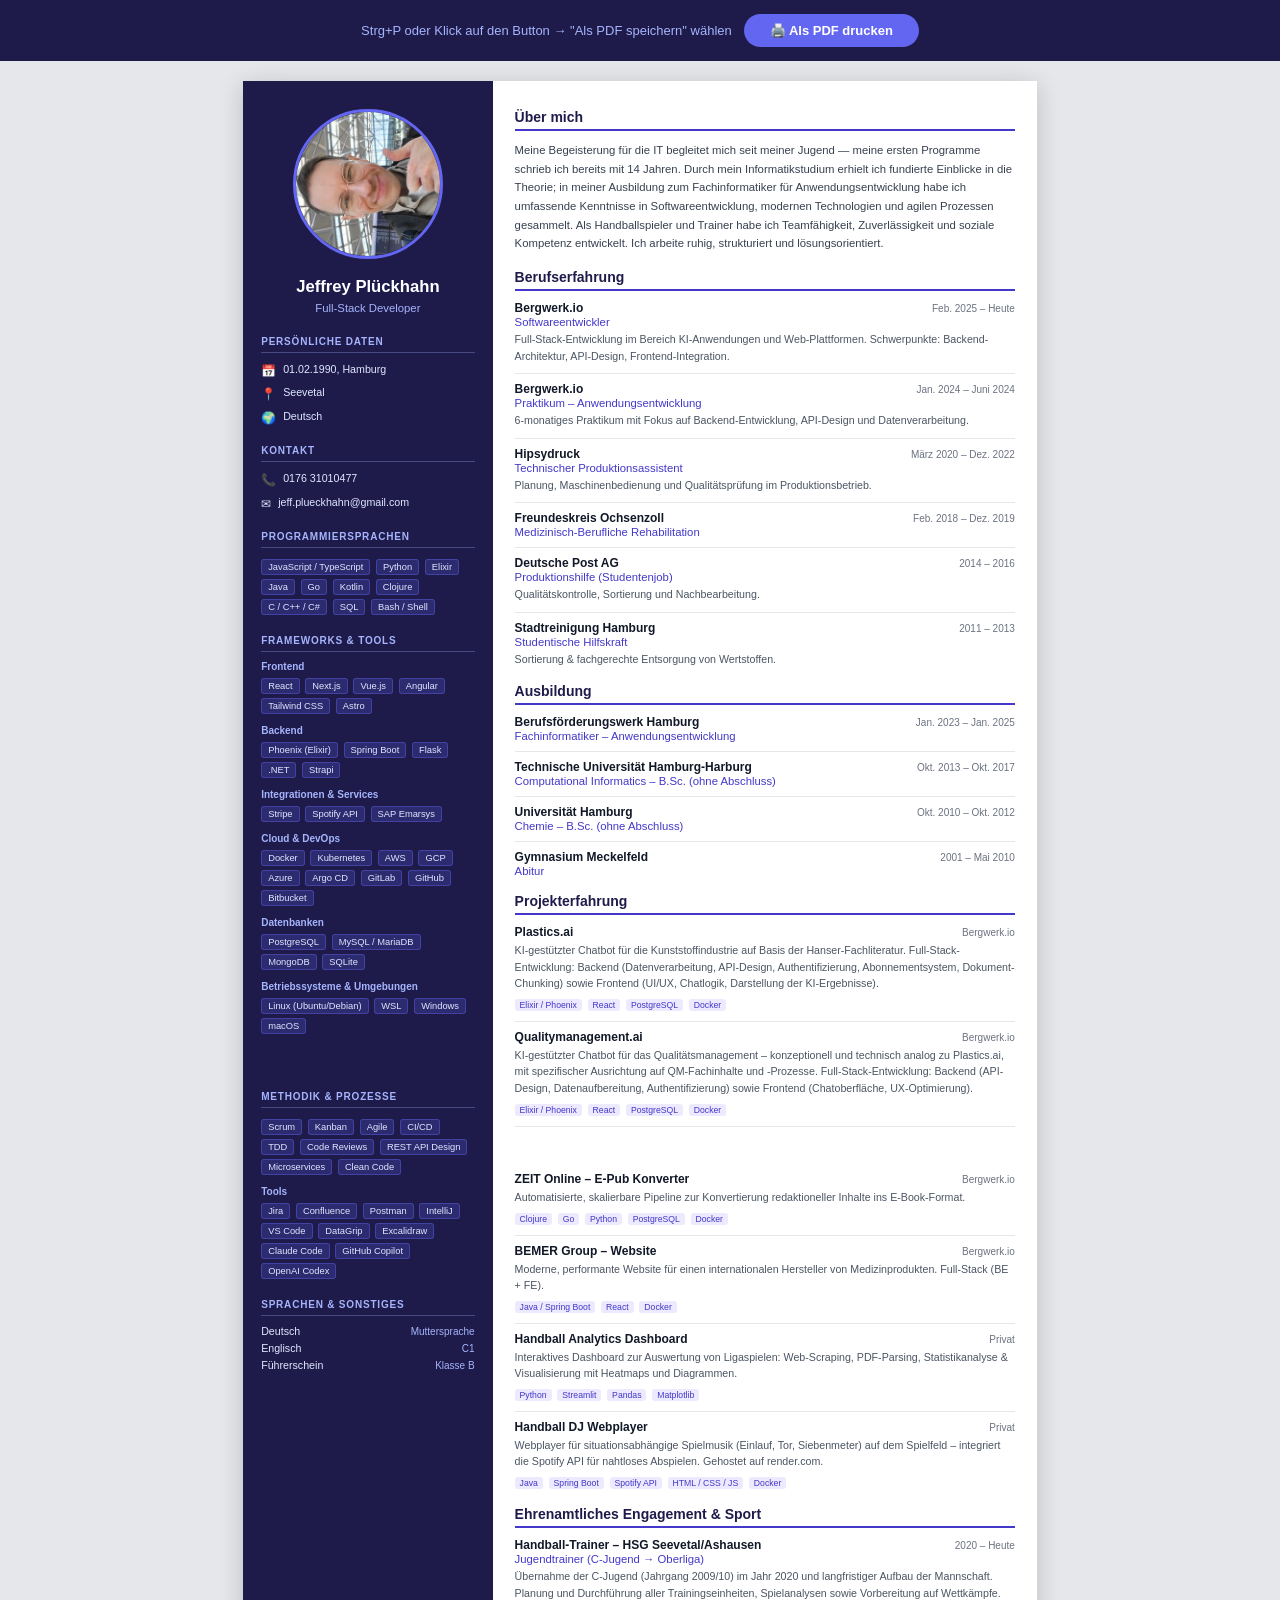
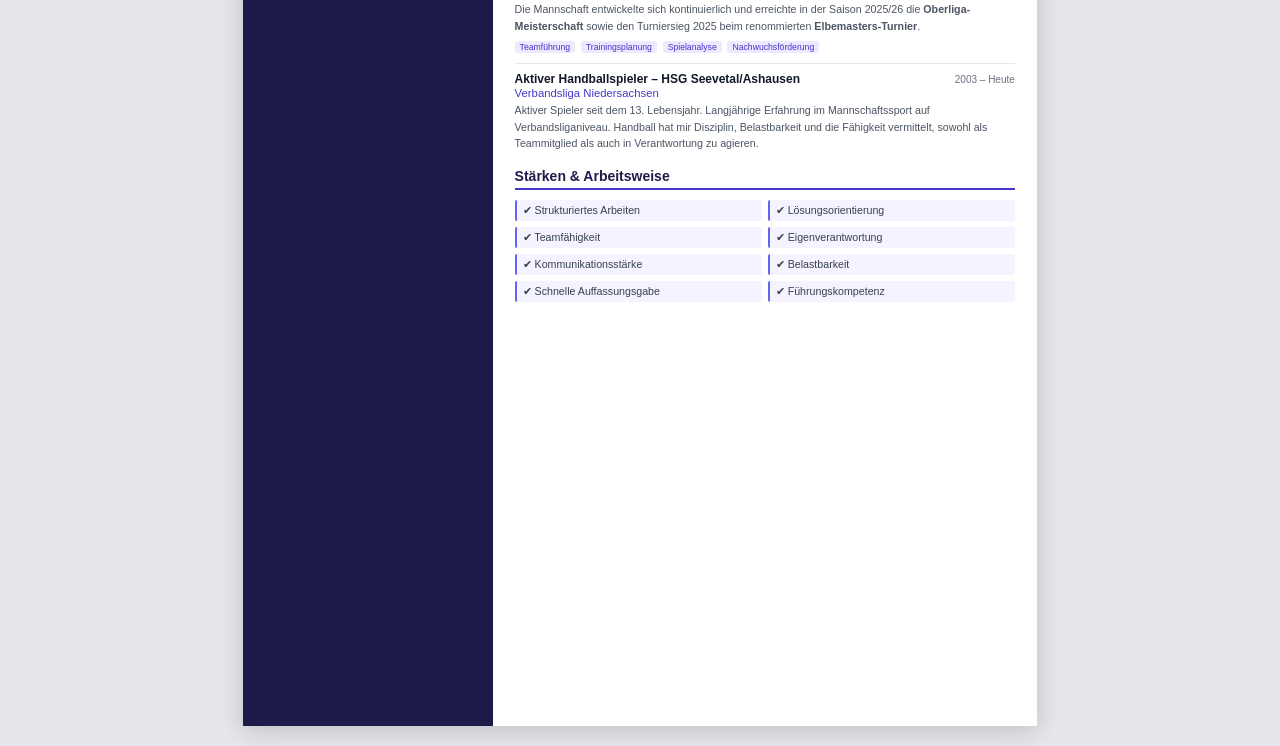
<file: lebenslauf-druck.html>
<!DOCTYPE html>
<html lang="de">
<head>
    <meta charset="UTF-8">
    <meta name="viewport" content="width=device-width, initial-scale=1.0">
    <title>Lebenslauf – Jeffrey Plückhahn</title>
    <style>
        * { box-sizing: border-box; margin: 0; padding: 0; }

        body {
            font-family: 'Segoe UI', Arial, sans-serif;
            font-size: 10pt;
            color: #1a1a2e;
            background: #e5e7eb;
        }

        /* ── Print Button ────────────────────────────────────────── */
        #print-bar {
            display: flex;
            justify-content: center;
            align-items: center;
            gap: 12px;
            padding: 14px;
            background: #1e1b4b;
        }

        #print-bar span {
            color: #a5b4fc;
            font-size: 13px;
        }

        #print-bar button {
            padding: 9px 26px;
            background: #6366f1;
            color: white;
            border: none;
            border-radius: 999px;
            font-size: 13px;
            font-weight: 600;
            cursor: pointer;
            transition: background 0.2s;
        }

        #print-bar button:hover { background: #4f46e5; }

        /* ── A4 Page ─────────────────────────────────────────────── */
        .page {
            width: 210mm;
            min-height: 594mm;
            background: white;
            margin: 20px auto;
            display: flex;
            align-items: stretch;
            box-shadow: 0 4px 24px rgba(0,0,0,0.18);
        }

        /* ── Sidebar ─────────────────────────────────────────────── */
        .sidebar {
            width: 66mm;
            background: #1e1b4b;
            color: white;
            padding: 28px 18px;
            flex-shrink: 0;
        }

        .photo-wrap {
            text-align: center;
            margin-bottom: 14px;
        }

        .photo-wrap img {
            width: 150px;
            height: 150px;
            border-radius: 50%;
            object-fit: cover;
            object-position: center center;
            border: 3px solid #6366f1;
        }

        .name-block {
            text-align: center;
            margin-bottom: 22px;
        }

        .name-block h1 {
            font-size: 12.5pt;
            font-weight: 700;
            color: white;
            line-height: 1.3;
        }

        .name-block p {
            font-size: 8.5pt;
            color: #a5b4fc;
            margin-top: 4px;
        }

        .sb-section {
            margin-bottom: 18px;
            break-inside: avoid;
            page-break-inside: avoid;
        }

        .sb-section h2 {
            font-size: 7.5pt;
            font-weight: 700;
            text-transform: uppercase;
            letter-spacing: 0.08em;
            color: #a5b4fc;
            border-bottom: 1px solid rgba(165,180,252,0.3);
            padding-bottom: 5px;
            margin-bottom: 9px;
        }

        .contact-item {
            display: flex;
            align-items: flex-start;
            gap: 7px;
            margin-bottom: 6px;
            font-size: 8pt;
            color: #e0e7ff;
            line-height: 1.4;
        }

        .contact-icon { font-size: 9pt; flex-shrink: 0; margin-top: 1px; }

        .skill-group { margin-bottom: 9px; }

        .skill-group-label {
            font-size: 7.5pt;
            font-weight: 600;
            color: #a5b4fc;
            margin-bottom: 4px;
        }

        .skill-tag {
            display: inline-block;
            font-size: 7pt;
            background: rgba(99,102,241,0.22);
            color: #e0e7ff;
            border: 1px solid rgba(99,102,241,0.4);
            border-radius: 3px;
            padding: 2px 6px;
            margin: 2px 2px 2px 0;
        }

        .lang-row {
            display: flex;
            justify-content: space-between;
            align-items: center;
            margin-bottom: 5px;
            font-size: 8pt;
            color: #e0e7ff;
        }

        .lang-level {
            font-size: 7.5pt;
            color: #a5b4fc;
        }

        /* ── Main Content ────────────────────────────────────────── */
        .main {
            flex: 1;
            padding: 28px 22px 60px;
        }

        .section {
            margin-bottom: 16px;
        }

        .section h2 {
            font-size: 10.5pt;
            font-weight: 700;
            color: #1e1b4b;
            border-bottom: 2px solid #4338ca;
            padding-bottom: 4px;
            margin-bottom: 10px;
        }

        .entry {
            margin-bottom: 9px;
            page-break-inside: avoid;
        }

        .entry-header {
            display: flex;
            justify-content: space-between;
            align-items: baseline;
            gap: 8px;
        }

        .entry-title {
            font-weight: 600;
            font-size: 9pt;
            color: #111827;
        }

        .entry-date {
            font-size: 7.5pt;
            color: #6b7280;
            white-space: nowrap;
            flex-shrink: 0;
        }

        .entry-role {
            font-size: 8.5pt;
            color: #4338ca;
            font-weight: 500;
            margin-top: 1px;
        }

        .entry-desc {
            font-size: 8pt;
            color: #4b5563;
            margin-top: 3px;
            line-height: 1.55;
        }

        .proj-tags { margin-top: 4px; }

        .proj-tag {
            display: inline-block;
            font-size: 6.5pt;
            background: #ede9fe;
            color: #4338ca;
            border-radius: 3px;
            padding: 1px 5px;
            margin: 1px 2px 1px 0;
        }

        .about-text {
            font-size: 8.5pt;
            color: #374151;
            line-height: 1.65;
        }

        .soft-skill-item {
            font-size: 8pt;
            color: #374151;
            padding: 4px 6px;
            background: #f5f3ff;
            border-left: 2px solid #6366f1;
            border-radius: 2px;
        }

        .divider {
            border: none;
            border-top: 1px solid #e5e7eb;
            margin: 4px 0 8px;
        }

        /* ── Print ───────────────────────────────────────────────── */
        @media print {
            * { -webkit-print-color-adjust: exact !important; print-color-adjust: exact !important; }

            body { background: white; }

            #print-bar { display: none; }

            .page {
                width: 100%;
                margin: 0;
                box-shadow: none;
            }
        }

        @page {
            size: A4;
            margin: 0;
        }
    </style>
</head>
<body>

    <!-- Print-Leiste (wird beim Drucken ausgeblendet) -->
    <div id="print-bar">
        <span>Strg+P oder Klick auf den Button → "Als PDF speichern" wählen</span>
        <button onclick="window.print()">🖨️ Als PDF drucken</button>
    </div>

    <!-- A4-Seite -->
    <div class="page">

        <!-- Sidebar -->
        <div class="sidebar">

            <div class="photo-wrap">
                <img src="static/img/bewerbungsfoto2.jpg" alt="Jeffrey Plückhahn">
            </div>

            <div class="name-block">
                <h1>Jeffrey Plückhahn</h1>
                <p>Full-Stack Developer</p>
            </div>

            <!-- Persönliche Daten -->
            <div class="sb-section">
                <h2>Persönliche Daten</h2>
                <div class="contact-item">
                    <span class="contact-icon">📅</span>
                    <span>01.02.1990, Hamburg</span>
                </div>
                <div class="contact-item">
                    <span class="contact-icon">📍</span>
                    <span>Seevetal</span>
                </div>
                <div class="contact-item">
                    <span class="contact-icon">🌍</span>
                    <span>Deutsch</span>
                </div>
            </div>

            <!-- Kontakt -->
            <div class="sb-section">
                <h2>Kontakt</h2>
                <div class="contact-item">
                    <span class="contact-icon">📞</span>
                    <span>0176 31010477</span>
                </div>
                <div class="contact-item">
                    <span class="contact-icon">✉</span>
                    <span>jeff.plueckhahn@gmail.com</span>
                </div>
            </div>

            <!-- Programmiersprachen -->
            <div class="sb-section">
                <h2>Programmiersprachen</h2>
                <div class="skill-group">
                    <div class="skill-tag">JavaScript / TypeScript</div>
                    <div class="skill-tag">Python</div>
                    <div class="skill-tag">Elixir</div>
                    <div class="skill-tag">Java</div>
                    <div class="skill-tag">Go</div>
                    <div class="skill-tag">Kotlin</div>
                    <div class="skill-tag">Clojure</div>
                    <div class="skill-tag">C / C++ / C#</div>
                    <div class="skill-tag">SQL</div>
                    <div class="skill-tag">Bash / Shell</div>
                </div>
            </div>

            <!-- Frameworks & Tools -->
            <div class="sb-section">
                <h2>Frameworks & Tools</h2>
                <div class="skill-group">
                    <div class="skill-group-label">Frontend</div>
                    <div class="skill-tag">React</div>
                    <div class="skill-tag">Next.js</div>
                    <div class="skill-tag">Vue.js</div>
                    <div class="skill-tag">Angular</div>
                    <div class="skill-tag">Tailwind CSS</div>
                    <div class="skill-tag">Astro</div>
                </div>
                <div class="skill-group">
                    <div class="skill-group-label">Backend</div>
                    <div class="skill-tag">Phoenix (Elixir)</div>
                    <div class="skill-tag">Spring Boot</div>
                    <div class="skill-tag">Flask</div>
                    <div class="skill-tag">.NET</div>
                    <div class="skill-tag">Strapi</div>
                </div>
                <div class="skill-group">
                    <div class="skill-group-label">Integrationen & Services</div>
                    <div class="skill-tag">Stripe</div>
                    <div class="skill-tag">Spotify API</div>
                    <div class="skill-tag">SAP Emarsys</div>
                </div>
                <div class="skill-group">
                    <div class="skill-group-label">Cloud & DevOps</div>
                    <div class="skill-tag">Docker</div>
                    <div class="skill-tag">Kubernetes</div>
                    <div class="skill-tag">AWS</div>
                    <div class="skill-tag">GCP</div>
                    <div class="skill-tag">Azure</div>
                    <div class="skill-tag">Argo CD</div>
                    <div class="skill-tag">GitLab</div>
                    <div class="skill-tag">GitHub</div>
                    <div class="skill-tag">Bitbucket</div>
                </div>
                <div class="skill-group">
                    <div class="skill-group-label">Datenbanken</div>
                    <div class="skill-tag">PostgreSQL</div>
                    <div class="skill-tag">MySQL / MariaDB</div>
                    <div class="skill-tag">MongoDB</div>
                    <div class="skill-tag">SQLite</div>
                </div>
                <div class="skill-group">
                    <div class="skill-group-label">Betriebssysteme & Umgebungen</div>
                    <div class="skill-tag">Linux (Ubuntu/Debian)</div>
                    <div class="skill-tag">WSL</div>
                    <div class="skill-tag">Windows</div>
                    <div class="skill-tag">macOS</div>
                </div>
            </div>

            <!-- Methodik -->
            <div class="sb-section" style="padding-top: 10mm;">
                <h2>Methodik & Prozesse</h2>
                <div class="skill-group">
                    <div class="skill-tag">Scrum</div>
                    <div class="skill-tag">Kanban</div>
                    <div class="skill-tag">Agile</div>
                    <div class="skill-tag">CI/CD</div>
                    <div class="skill-tag">TDD</div>
                    <div class="skill-tag">Code Reviews</div>
                    <div class="skill-tag">REST API Design</div>
                    <div class="skill-tag">Microservices</div>
                    <div class="skill-tag">Clean Code</div>
                </div>
                <div class="skill-group" style="margin-top:8px;">
                    <div class="skill-group-label">Tools</div>
                    <div class="skill-tag">Jira</div>
                    <div class="skill-tag">Confluence</div>
                    <div class="skill-tag">Postman</div>
                    <div class="skill-tag">IntelliJ</div>
                    <div class="skill-tag">VS Code</div>
                    <div class="skill-tag">DataGrip</div>
                    <div class="skill-tag">Excalidraw</div>
                    <div class="skill-tag">Claude Code</div>
                    <div class="skill-tag">GitHub Copilot</div>
                    <div class="skill-tag">OpenAI Codex</div>
                </div>
            </div>

            <!-- Sprachen -->
            <div class="sb-section">
                <h2>Sprachen & Sonstiges</h2>
                <div class="lang-row">
                    <span>Deutsch</span>
                    <span class="lang-level">Muttersprache</span>
                </div>
                <div class="lang-row">
                    <span>Englisch</span>
                    <span class="lang-level">C1</span>
                </div>
                <div class="lang-row">
                    <span>Führerschein</span>
                    <span class="lang-level">Klasse B</span>
                </div>
            </div>

        </div>

        <!-- Hauptbereich -->
        <div class="main">

            <!-- Über mich -->
            <div class="section">
                <h2>Über mich</h2>
                <p class="about-text">
                    Meine Begeisterung für die IT begleitet mich seit meiner Jugend — meine ersten Programme schrieb ich
                    bereits mit 14 Jahren. Durch mein Informatikstudium erhielt ich fundierte Einblicke in die Theorie; in meiner
                    Ausbildung zum Fachinformatiker für Anwendungsentwicklung habe ich umfassende Kenntnisse in Softwareentwicklung,
                    modernen Technologien und agilen Prozessen gesammelt. Als Handballspieler und Trainer habe ich Teamfähigkeit,
                    Zuverlässigkeit und soziale Kompetenz entwickelt. Ich arbeite ruhig, strukturiert und lösungsorientiert.
                </p>
            </div>

            <!-- Berufserfahrung -->
            <div class="section">
                <h2>Berufserfahrung</h2>

                <div class="entry">
                    <div class="entry-header">
                        <span class="entry-title">Bergwerk.io</span>
                        <span class="entry-date">Feb. 2025 – Heute</span>
                    </div>
                    <div class="entry-role">Softwareentwickler</div>
                    <p class="entry-desc">Full-Stack-Entwicklung im Bereich KI-Anwendungen und Web-Plattformen. Schwerpunkte: Backend-Architektur, API-Design, Frontend-Integration.</p>
                </div>

                <hr class="divider">

                <div class="entry">
                    <div class="entry-header">
                        <span class="entry-title">Bergwerk.io</span>
                        <span class="entry-date">Jan. 2024 – Juni 2024</span>
                    </div>
                    <div class="entry-role">Praktikum – Anwendungsentwicklung</div>
                    <p class="entry-desc">6-monatiges Praktikum mit Fokus auf Backend-Entwicklung, API-Design und Datenverarbeitung.</p>
                </div>

                <hr class="divider">

                <div class="entry">
                    <div class="entry-header">
                        <span class="entry-title">Hipsydruck</span>
                        <span class="entry-date">März 2020 – Dez. 2022</span>
                    </div>
                    <div class="entry-role">Technischer Produktionsassistent</div>
                    <p class="entry-desc">Planung, Maschinenbedienung und Qualitätsprüfung im Produktionsbetrieb.</p>
                </div>

                <hr class="divider">

                <div class="entry">
                    <div class="entry-header">
                        <span class="entry-title">Freundeskreis Ochsenzoll</span>
                        <span class="entry-date">Feb. 2018 – Dez. 2019</span>
                    </div>
                    <div class="entry-role">Medizinisch-Berufliche Rehabilitation</div>
                </div>

                <hr class="divider">

                <div class="entry">
                    <div class="entry-header">
                        <span class="entry-title">Deutsche Post AG</span>
                        <span class="entry-date">2014 – 2016</span>
                    </div>
                    <div class="entry-role">Produktionshilfe (Studentenjob)</div>
                    <p class="entry-desc">Qualitätskontrolle, Sortierung und Nachbearbeitung.</p>
                </div>

                <hr class="divider">

                <div class="entry">
                    <div class="entry-header">
                        <span class="entry-title">Stadtreinigung Hamburg</span>
                        <span class="entry-date">2011 – 2013</span>
                    </div>
                    <div class="entry-role">Studentische Hilfskraft</div>
                    <p class="entry-desc">Sortierung & fachgerechte Entsorgung von Wertstoffen.</p>
                </div>
            </div>

            <!-- Ausbildung -->
            <div class="section">
                <h2>Ausbildung</h2>

                <div class="entry">
                    <div class="entry-header">
                        <span class="entry-title">Berufsförderungswerk Hamburg</span>
                        <span class="entry-date">Jan. 2023 – Jan. 2025</span>
                    </div>
                    <div class="entry-role">Fachinformatiker – Anwendungsentwicklung</div>
                </div>

                <hr class="divider">

                <div class="entry">
                    <div class="entry-header">
                        <span class="entry-title">Technische Universität Hamburg-Harburg</span>
                        <span class="entry-date">Okt. 2013 – Okt. 2017</span>
                    </div>
                    <div class="entry-role">Computational Informatics – B.Sc. (ohne Abschluss)</div>
                </div>

                <hr class="divider">

                <div class="entry">
                    <div class="entry-header">
                        <span class="entry-title">Universität Hamburg</span>
                        <span class="entry-date">Okt. 2010 – Okt. 2012</span>
                    </div>
                    <div class="entry-role">Chemie – B.Sc. (ohne Abschluss)</div>
                </div>

                <hr class="divider">

                <div class="entry">
                    <div class="entry-header">
                        <span class="entry-title">Gymnasium Meckelfeld</span>
                        <span class="entry-date">2001 – Mai 2010</span>
                    </div>
                    <div class="entry-role">Abitur</div>
                </div>
            </div>

            <!-- Projekte -->
            <div class="section">
                <h2>Projekterfahrung</h2>

                <div class="entry">
                    <div class="entry-header">
                        <span class="entry-title">Plastics.ai</span>
                        <span class="entry-date">Bergwerk.io</span>
                    </div>
                    <p class="entry-desc">KI-gestützter Chatbot für die Kunststoffindustrie auf Basis der Hanser-Fachliteratur. Full-Stack-Entwicklung: Backend (Datenverarbeitung, API-Design, Authentifizierung, Abonnementsystem, Dokument-Chunking) sowie Frontend (UI/UX, Chatlogik, Darstellung der KI-Ergebnisse).</p>
                    <div class="proj-tags">
                        <span class="proj-tag">Elixir / Phoenix</span>
                        <span class="proj-tag">React</span>
                        <span class="proj-tag">PostgreSQL</span>
                        <span class="proj-tag">Docker</span>
                    </div>
                </div>

                <hr class="divider">

                <div class="entry">
                    <div class="entry-header">
                        <span class="entry-title">Qualitymanagement.ai</span>
                        <span class="entry-date">Bergwerk.io</span>
                    </div>
                    <p class="entry-desc">KI-gestützter Chatbot für das Qualitätsmanagement – konzeptionell und technisch analog zu Plastics.ai, mit spezifischer Ausrichtung auf QM-Fachinhalte und -Prozesse. Full-Stack-Entwicklung: Backend (API-Design, Datenaufbereitung, Authentifizierung) sowie Frontend (Chatoberfläche, UX-Optimierung).</p>
                    <div class="proj-tags">
                        <span class="proj-tag">Elixir / Phoenix</span>
                        <span class="proj-tag">React</span>
                        <span class="proj-tag">PostgreSQL</span>
                        <span class="proj-tag">Docker</span>
                    </div>
                </div>

                <hr class="divider">

                <div class="entry" style="padding-top: 10mm;">
                    <div class="entry-header">
                        <span class="entry-title">ZEIT Online – E-Pub Konverter</span>
                        <span class="entry-date">Bergwerk.io</span>
                    </div>
                    <p class="entry-desc">Automatisierte, skalierbare Pipeline zur Konvertierung redaktioneller Inhalte ins E-Book-Format.</p>
                    <div class="proj-tags">
                        <span class="proj-tag">Clojure</span>
                        <span class="proj-tag">Go</span>
                        <span class="proj-tag">Python</span>
                        <span class="proj-tag">PostgreSQL</span>
                        <span class="proj-tag">Docker</span>
                    </div>
                </div>

                <hr class="divider">

                <div class="entry">
                    <div class="entry-header">
                        <span class="entry-title">BEMER Group – Website</span>
                        <span class="entry-date">Bergwerk.io</span>
                    </div>
                    <p class="entry-desc">Moderne, performante Website für einen internationalen Hersteller von Medizinprodukten. Full-Stack (BE + FE).</p>
                    <div class="proj-tags">
                        <span class="proj-tag">Java / Spring Boot</span>
                        <span class="proj-tag">React</span>
                        <span class="proj-tag">Docker</span>
                    </div>
                </div>

                <hr class="divider">

                <div class="entry">
                    <div class="entry-header">
                        <span class="entry-title">Handball Analytics Dashboard</span>
                        <span class="entry-date">Privat</span>
                    </div>
                    <p class="entry-desc">Interaktives Dashboard zur Auswertung von Ligaspielen: Web-Scraping, PDF-Parsing, Statistikanalyse & Visualisierung mit Heatmaps und Diagrammen.</p>
                    <div class="proj-tags">
                        <span class="proj-tag">Python</span>
                        <span class="proj-tag">Streamlit</span>
                        <span class="proj-tag">Pandas</span>
                        <span class="proj-tag">Matplotlib</span>
                    </div>
                </div>

                <hr class="divider">

                <div class="entry">
                    <div class="entry-header">
                        <span class="entry-title">Handball DJ Webplayer</span>
                        <span class="entry-date">Privat</span>
                    </div>
                    <p class="entry-desc">Webplayer für situationsabhängige Spielmusik (Einlauf, Tor, Siebenmeter) auf dem Spielfeld – integriert die Spotify API für nahtloses Abspielen. Gehostet auf render.com.</p>
                    <div class="proj-tags">
                        <span class="proj-tag">Java</span>
                        <span class="proj-tag">Spring Boot</span>
                        <span class="proj-tag">Spotify API</span>
                        <span class="proj-tag">HTML / CSS / JS</span>
                        <span class="proj-tag">Docker</span>
                    </div>
                </div>
            </div>

            <!-- Ehrenamtliches Engagement & Sport -->
            <div class="section">
                <h2>Ehrenamtliches Engagement & Sport</h2>

                <div class="entry">
                    <div class="entry-header">
                        <span class="entry-title">Handball-Trainer – HSG Seevetal/Ashausen</span>
                        <span class="entry-date">2020 – Heute</span>
                    </div>
                    <div class="entry-role">Jugendtrainer (C-Jugend → Oberliga)</div>
                    <p class="entry-desc">
                        Übernahme der C-Jugend (Jahrgang 2009/10) im Jahr 2020 und langfristiger Aufbau der Mannschaft.
                        Planung und Durchführung aller Trainingseinheiten, Spielanalysen sowie Vorbereitung auf Wettkämpfe.
                        Die Mannschaft entwickelte sich kontinuierlich und erreichte in der Saison 2025/26 die
                        <strong>Oberliga-Meisterschaft</strong> sowie den Turniersieg 2025 beim renommierten
                        <strong>Elbemasters-Turnier</strong>.
                    </p>
                    <div class="proj-tags">
                        <span class="proj-tag">Teamführung</span>
                        <span class="proj-tag">Trainingsplanung</span>
                        <span class="proj-tag">Spielanalyse</span>
                        <span class="proj-tag">Nachwuchsförderung</span>
                    </div>
                </div>

                <hr class="divider">

                <div class="entry">
                    <div class="entry-header">
                        <span class="entry-title">Aktiver Handballspieler – HSG Seevetal/Ashausen</span>
                        <span class="entry-date">2003 – Heute</span>
                    </div>
                    <div class="entry-role">Verbandsliga Niedersachsen</div>
                    <p class="entry-desc">
                        Aktiver Spieler seit dem 13. Lebensjahr. Langjährige Erfahrung im Mannschaftssport auf
                        Verbandsliganiveau. Handball hat mir Disziplin, Belastbarkeit und die Fähigkeit vermittelt,
                        sowohl als Teammitglied als auch in Verantwortung zu agieren.
                    </p>
                </div>
            </div>

            <!-- Soft Skills -->
            <div class="section">
                <h2>Stärken & Arbeitsweise</h2>
                <div style="display: grid; grid-template-columns: 1fr 1fr; gap: 6px;">
                    <div class="soft-skill-item">✔ Strukturiertes Arbeiten</div>
                    <div class="soft-skill-item">✔ Lösungsorientierung</div>
                    <div class="soft-skill-item">✔ Teamfähigkeit</div>
                    <div class="soft-skill-item">✔ Eigenverantwortung</div>
                    <div class="soft-skill-item">✔ Kommunikationsstärke</div>
                    <div class="soft-skill-item">✔ Belastbarkeit</div>
                    <div class="soft-skill-item">✔ Schnelle Auffassungsgabe</div>
                    <div class="soft-skill-item">✔ Führungskompetenz</div>
                </div>
            </div>

        </div>
    </div>

</body>
</html>
</file>
